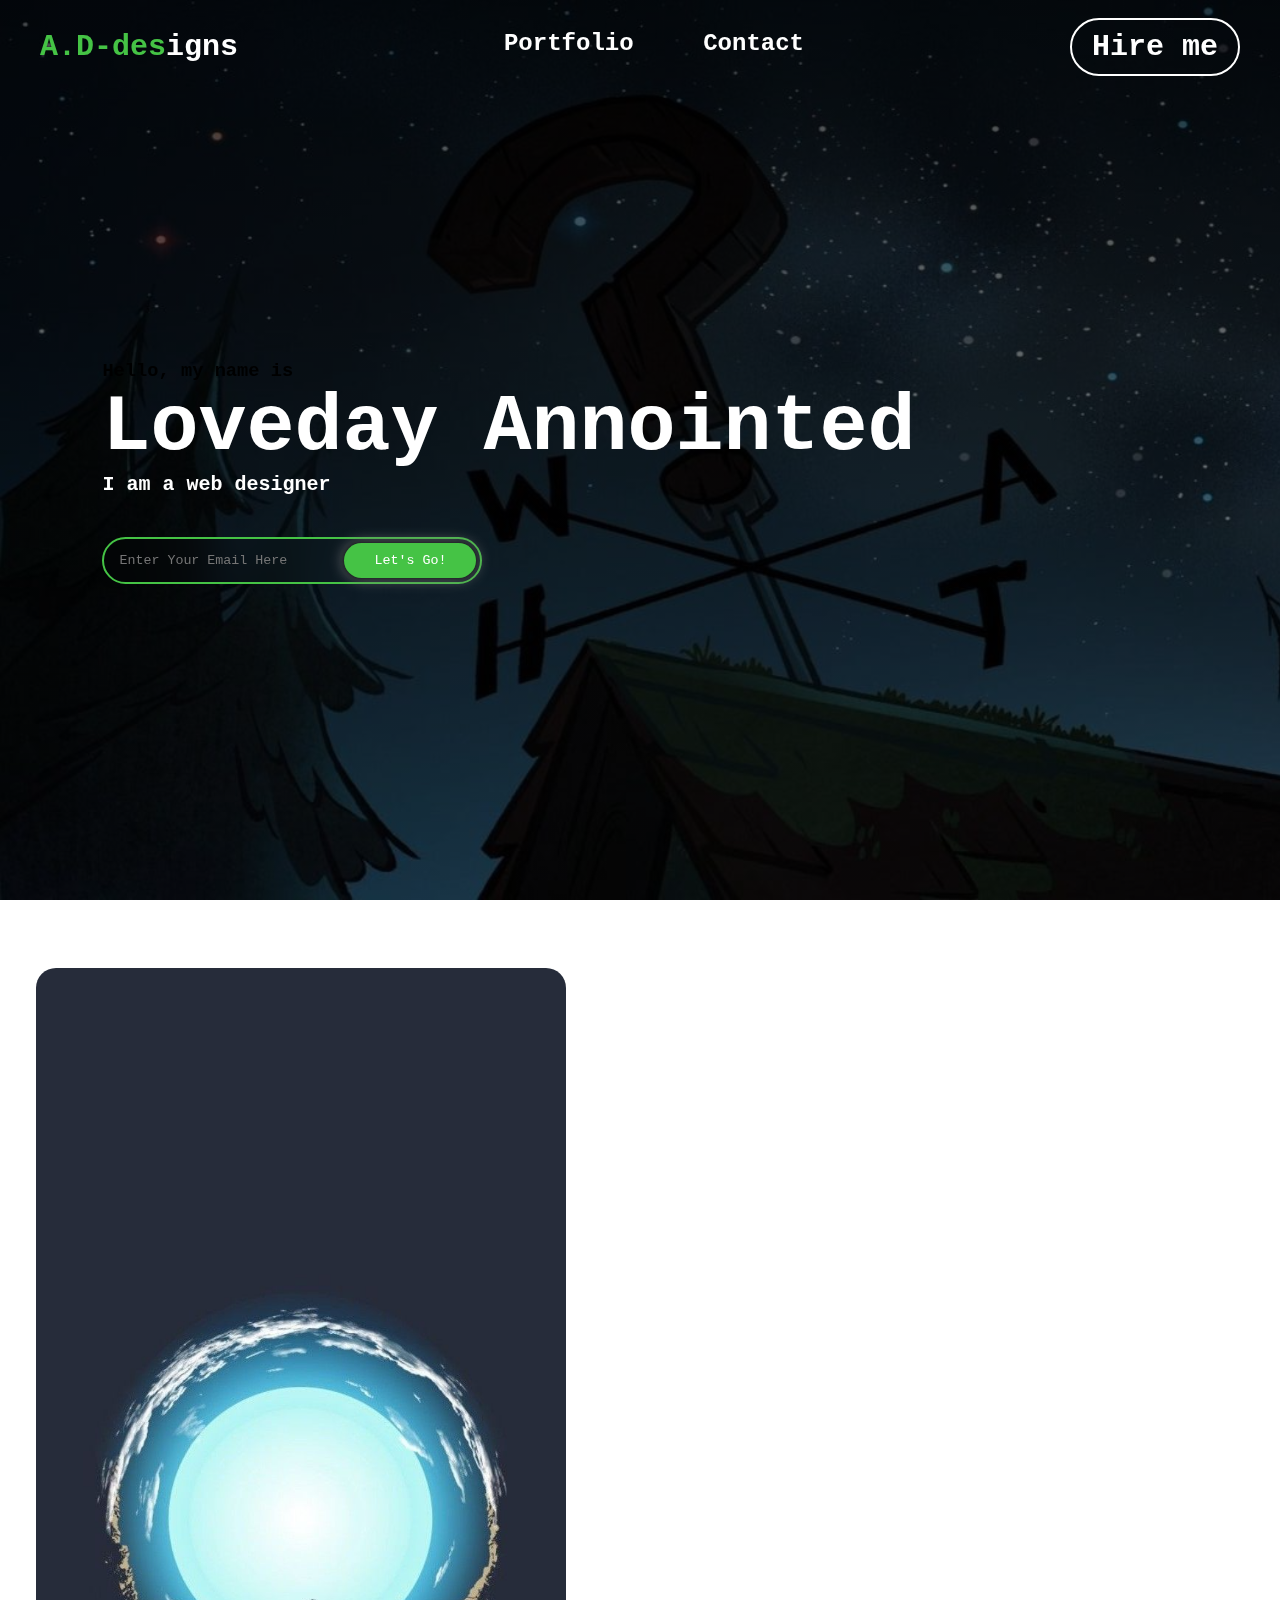
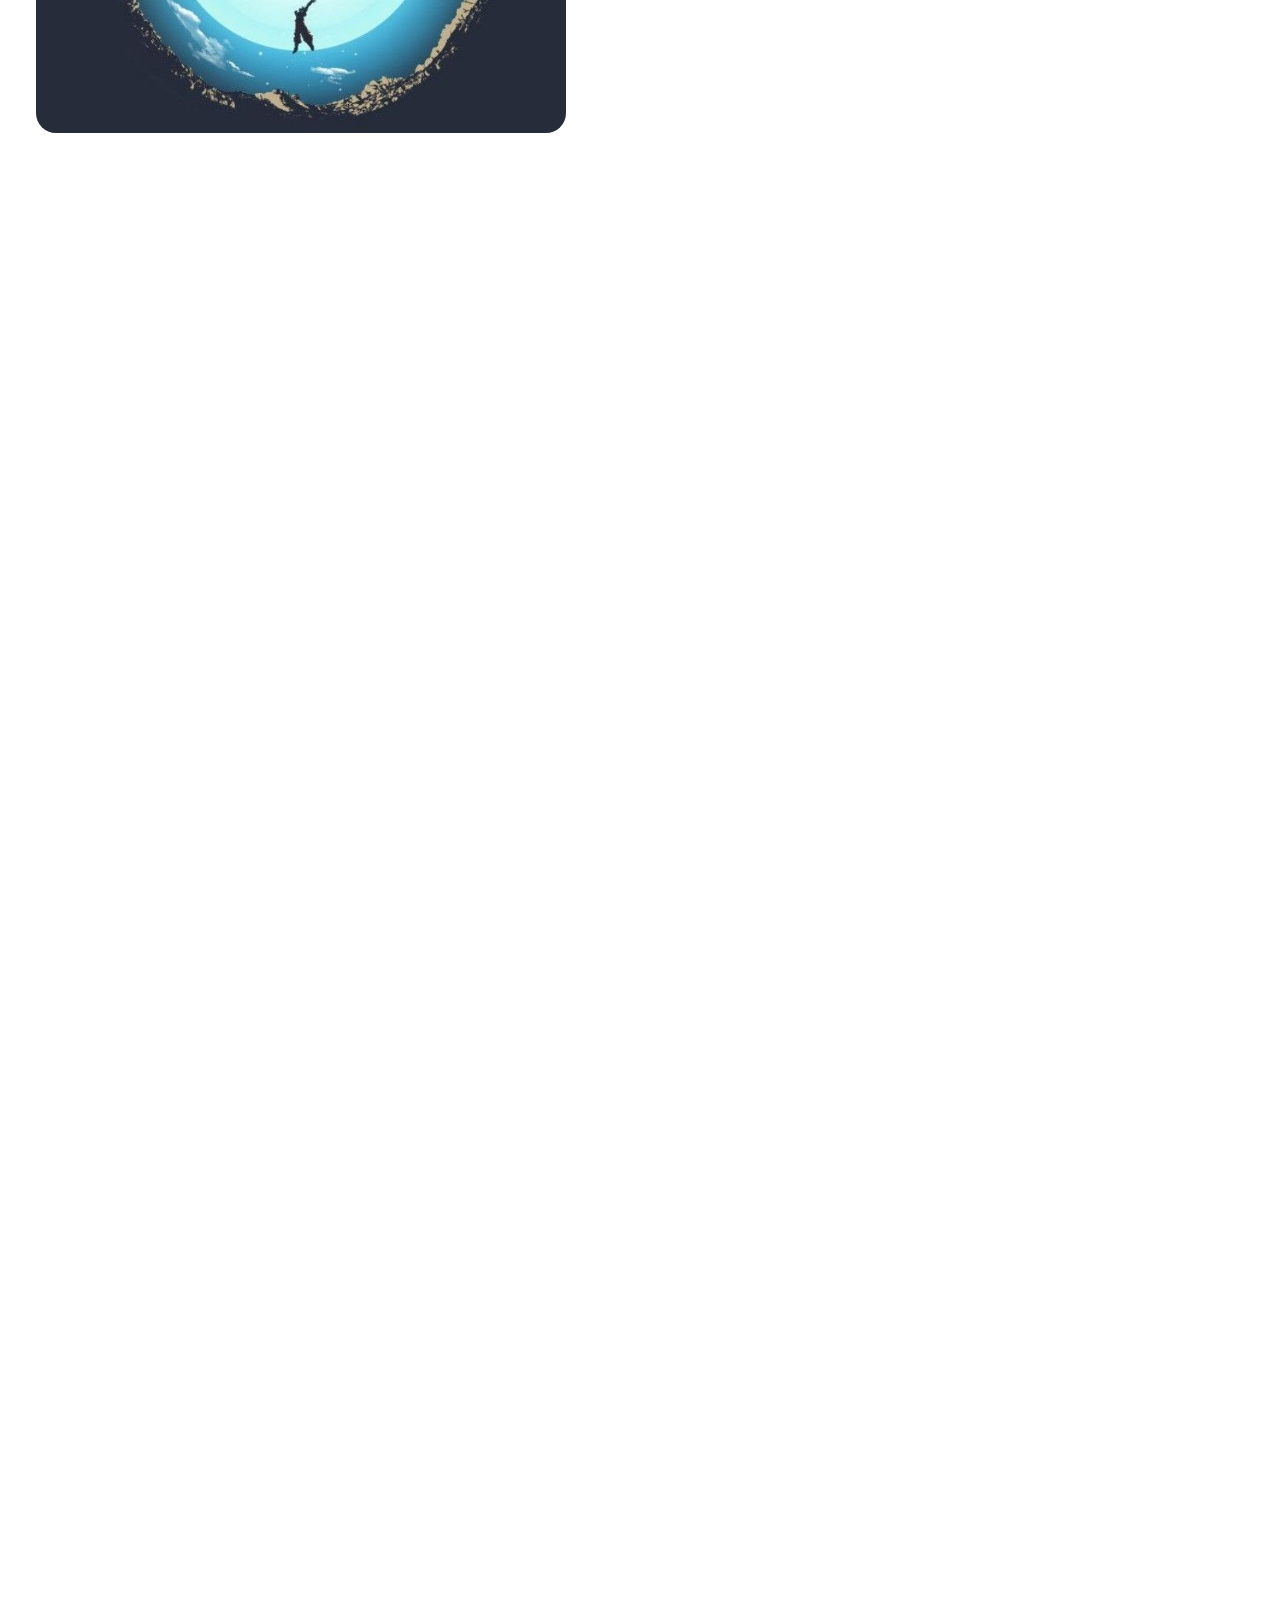
<file: curve.html>
<!DOCTYPE html>
<html>
<head>
	<meta charset="utf-8">
	<meta name="viewport" content="width=device-width, initial-scale=1">
	<title>curves</title>
	<link rel="stylesheet" type="text/css" href="style.css">
</head>
<style type="text/css"></style>
<body>
	<div class="container">
		<div class="navbar">
			<div class="logo">
				<a href="">A.D-des<span class="white-sep">igns</span></a>
			</div>
			<div class="nav-items">
				<a href="portfolio.html">Portfolio</a>
				<a href="">Contact</a>
			</div>
			<div class="cta-btn">
				<a href="">Hire me</a>
			</div>
		</div>
		<div class="text">
			<h3>Hello, my name is</h3>
			<h1><span class="white-sep">Loveday annointed<span></h1>
			<h4>I am a web designer</h4>
			<div class="newsletter">
				<form>
					<input type="email" name="email" id="mail" placeholder="Enter Your Email Here" class="email">
					<input type="submit" name="submit" value="Let's Go!">
				</form>
			</div>
		</div>
	</div>

	<div class="container1">
		<div class="aboutarea">
			<div class="pic"></div>
			<div class="textarea">
				<h1>about me</h1>
				<h3>Lorem ipsum dolor sit amet, consectetur adipisicing elit, sed do eiusmod
				tempor incididunt ut labore et dolore magna aliqua. Ut enim ad minim veniam,
				quis nostrud exercitation ullamco laboris nisi ut aliquip ex ea commodo
				consequat. Duis aute irure dolor in reprehenderit in voluptate velit esse
				cillum dolore eu fugiat nulla pariatur. Excepteur sint occaecat cupidatat non
				proident, sunt in culpa qui officia deserunt mollit anim id est laborum.</h3>
			</div>
		</div>
	</div>

	<div class="container2">
		<div class="cards">
			<div class="card 1">
				<div class="textsesh">
				<div class="svg">
					<h1>1</h1>
				</div>
				<h1 class="title">
					accountablilty
				</h1>
				<p class="word">Lorem ipsum dolor sit amet, consectetur adipisicing elit, sed do eiusmod
				tempor incididunt ut labore et dolore magna aliqua. Ut enim ad minim veniam.</p>
				</div>
			</div>
			<div class="card 2">
				<div class="textsesh">
				<div class="svg">
					<h1>2</h1>
				</div>
				<h1 class="title">
					speed
				</h1>
				<p class="word">Lorem ipsum dolor sit amet consectetur adipisicing elit, sed do eiusmod
				tempor incididunt ut labore et dolore magna aliqua. Ut enim ad minim veniam.</p>
				</div>
			</div>
			<div class="card 3">
				<div class="textsesh">
				<div class="svg">
					<h1>3</h1>
				</div>
				<h1 class="title">
					reliability
				</h1>
				<p class="word">Lorem ipsum dolor sit amet, consectetur adipisicing elit, sed do eiusmod
				tempor incididunt ut labore et dolore magna aliqua. Ut enim ad minim veniam.</p>
				</div>
			</div>
		</div>
	</div>

	<div class="container3">
		<div class="aboutarea">
			<div class="form">
			</div>
			<div class="coner">
				<h1>Talk to me!</h1>
				<h3>One of the many major things i believe in is hearing from the people i work with. This is why i want to hear from you, hear your thoughts, and most importantly, get your approval so yes, hire me.</h3>
			</div>
		</div>
	</div>
</body>
</html>
</file>
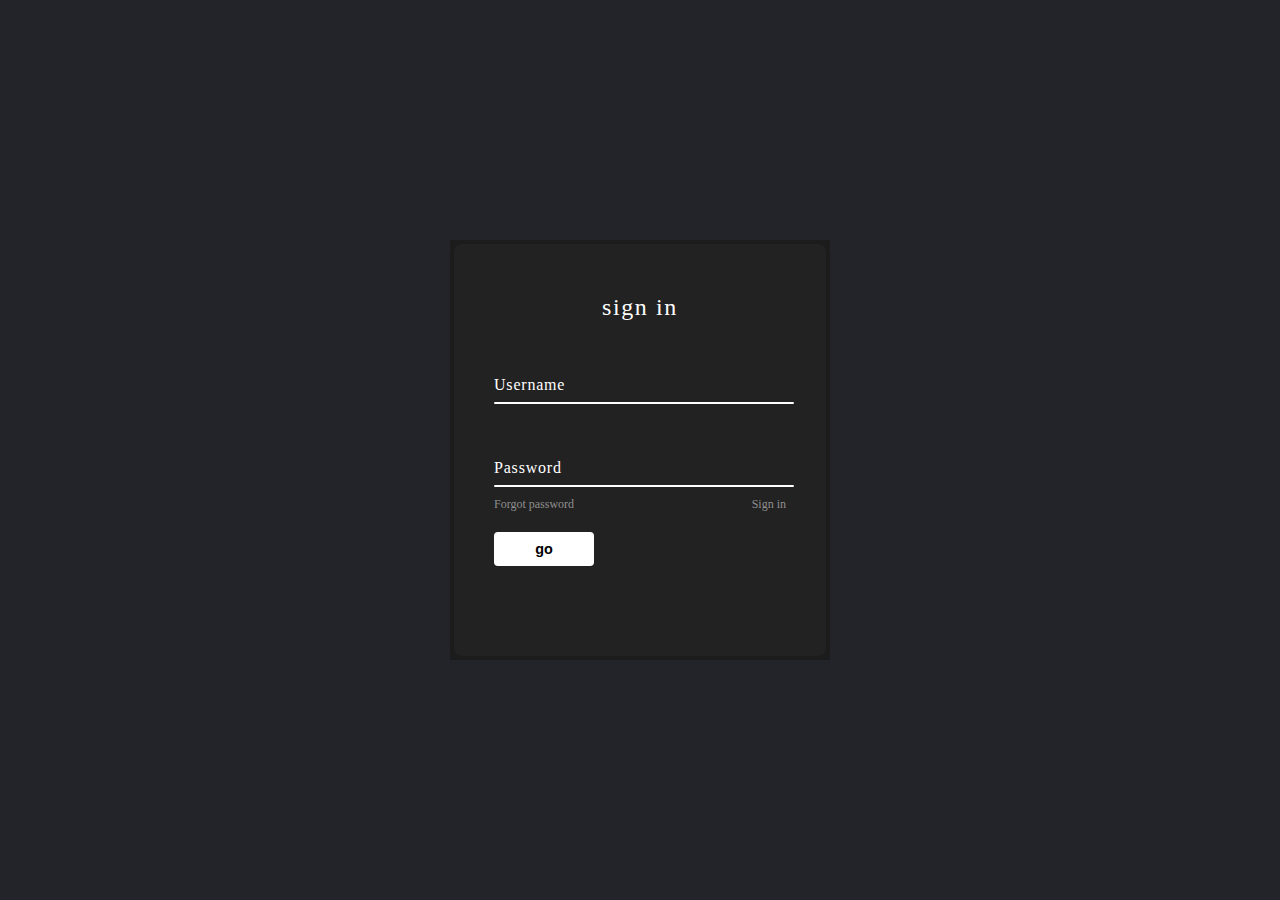
<file: form.html>
<!DOCTYPE html>
<html>
<head>
	<meta charset="utf-8">
	<meta name="viewport" content="width=device-width, initial-scale=1">
	<title></title>
</head>
<style type="text/css">
	*{
		margin: 0;
		padding: 0;
		box-sizing: border-box;
	}

	body{
		display: flex;
		justify-content: center;
		align-items: center;
		min-height: 100vh;
		background: #23242a;
	}

	.box{
		position: relative;
		width: 380px;
		height: 420px;
		background: #1c1c1c;
		border: 180px;
	}

	.box form{
		position: absolute;
		inset: 4px;
		background: #222;
		padding: 50px 40px;
		border-radius: 8px;
		z-index: 2;
		display: flex;
		flex-direction: column;
	}

	.box form h2{
		color: #fff;
		font-weight: 500;
		text-align: center;
		letter-spacing: 0.1rem;
	}

	.box form .inputBox{
		position: relative;
		width: 300px;
		margin-top: 35px;
	}

	.box form .inputBox input{
		position: relative;
		width: 100%;
		padding: 20px 10px 10px;
		background: transparent;
		outline: none;
		box-shadow: none;
		color: #222;
		font-size: 1rem;
		letter-spacing: 0.05rem;
		transition: 0.5s;
		z-index: 10;
		border: none;
	}

	.box form .inputBox span{
		position: absolute;
		left: 0;
		padding: 20px 0px 10px;
		pointer-events: none;
		color: #fff;
		font-size: 1em;
		letter-spacing: 0.05rem;
		transition: 0.5s;
	}

	.box form .inputBox input:valid ~ span, .box form .inputBox input:focus ~ span{
		color: #fff;
		font-size: 0.75rem;
		transform: translateY(-34px);
	}

	.box form .inputBox i{
		position: absolute;
		left: 0;
		bottom: 0;
		width: 100%;
		height: 2px;
		background: #fff;
		border-radius: 4px;
		overflow: hidden;
		transition: 0.5s;
		pointer-events: none;
	}

	.box form .inputBox input:valid ~ i, .box form .inputBox input:focus ~ i{
		height: 44px;
	}

	.box form .links{
		display: flex;
		justify-content: space-between;
	}

	.box form .links a{
		margin: 10px 0;
		font-size: 0.75rem;
		color: #8f8f8f;
		text-decoration: none;
	}

	.box form .links a:hover
	.box form .links a:nth-child(2){
		color: #fff;
	}

	.box form input[type="submit"]{
		border: none;
		outline: none;
		padding: 9px 25px;
		background: #fff;
		cursor: pointer;
		font-size: 0.9rem;
		border-radius: 4px;
		font-weight: 600;
		width: 100px;
		margin-top: 10px;
	}

	.box form input[type="submit"]:active{
		opacity: 0.8;
	}

</style>
<body>
<div class="box">
	<form>
		<h2>sign in</h2>
		<div class="inputBox">
			<input type="text" required="required">
			<span>Username</span>
			<i></i>
		</div>
		<div class="inputBox">
			<input type="password" required="required">
			<span>Password</span>
			<i></i>
		</div>
			<div class="links">
				<a href="">Forgot password</a>
				<a href="">Sign in</a>
			</div>
			<input type="submit" value="go">
		</div>
	</form>
</div>
</body>
</html>
</file>
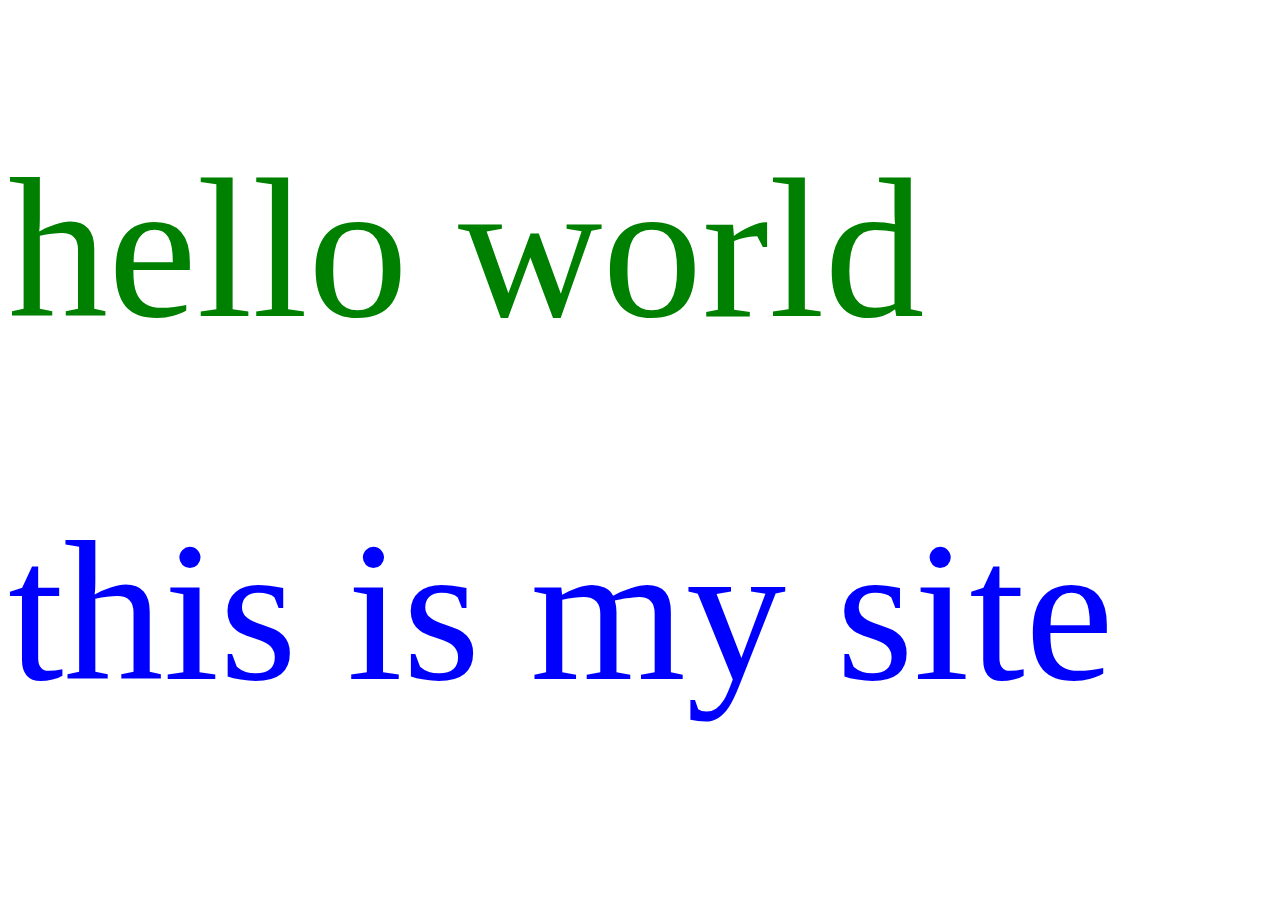
<file: pg.html>
<!DOCTYPE html>
<html>
	<head>
		<title>year one reception</title>
	</head>
	<link rel="stylesheet" type="text/css" href="pg.css">
	<body>
		<!--this is a html comment-->
		<h1>hello world</h1>
		<h1 class="h1" id="word">this is my site</h1>
	</body>
</html>
</file>
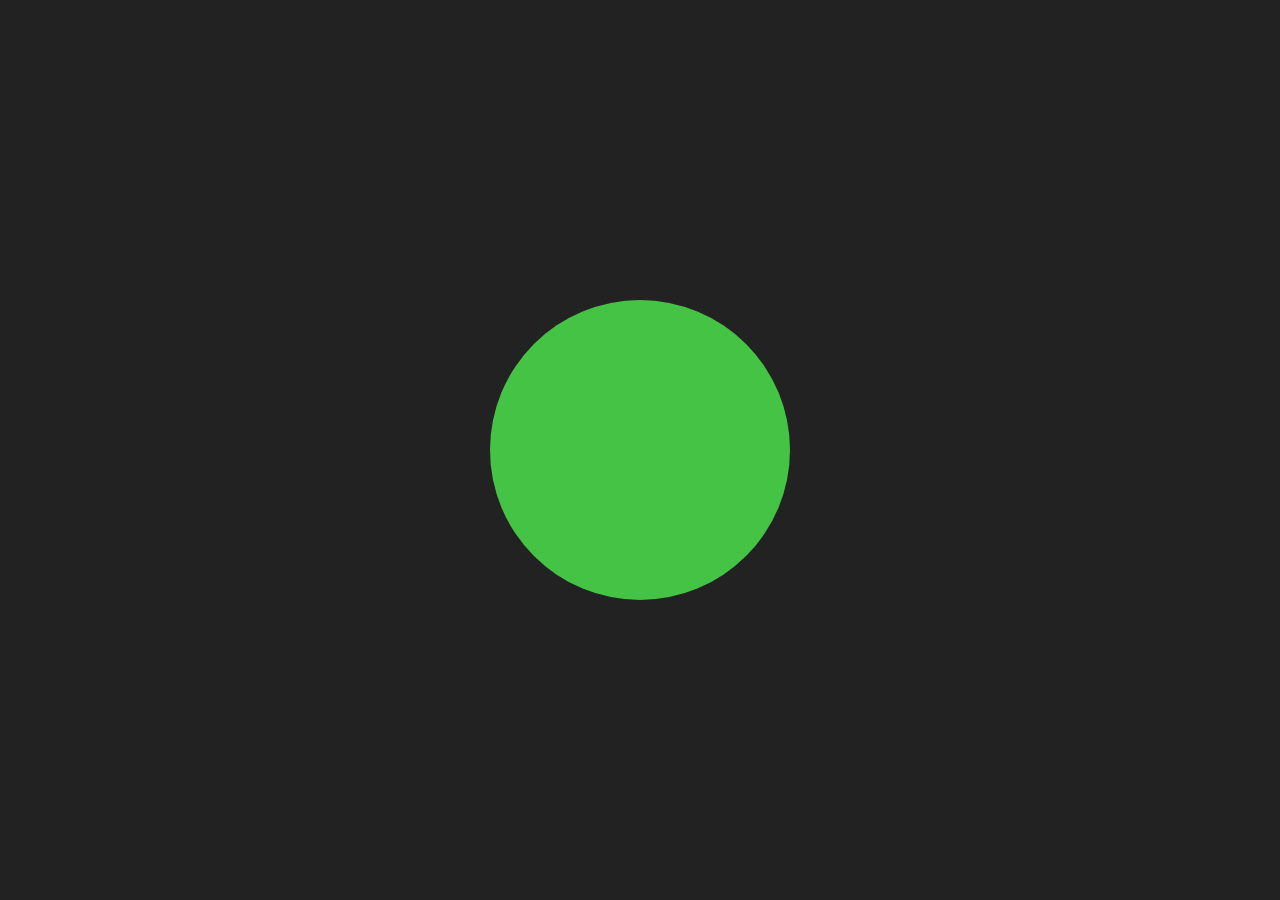
<file: start.html>
<!DOCTYPE html>
<html>
<head>
	<meta charset="utf-8">
	<meta name="viewport" content="width=device-width, initial-scale=1">
	<title></title>
</head>
<style type="text/css">

		*{
		padding: 0;
		margin: 0;
		box-sizing: border-box;
		font-family: cursive, monospace;
	}

	body{
		background: #222;
		display: flex;
		justify-content: center;
		align-items: center;
		min-height: 100vh;
	}

	.circle{
		height: 300px;
		width: 300px;
		background: #45c345;
		border-radius: 50%;
	}
</style>
<body>
	<div class="circle"></div>
</body>
</html>
</file>
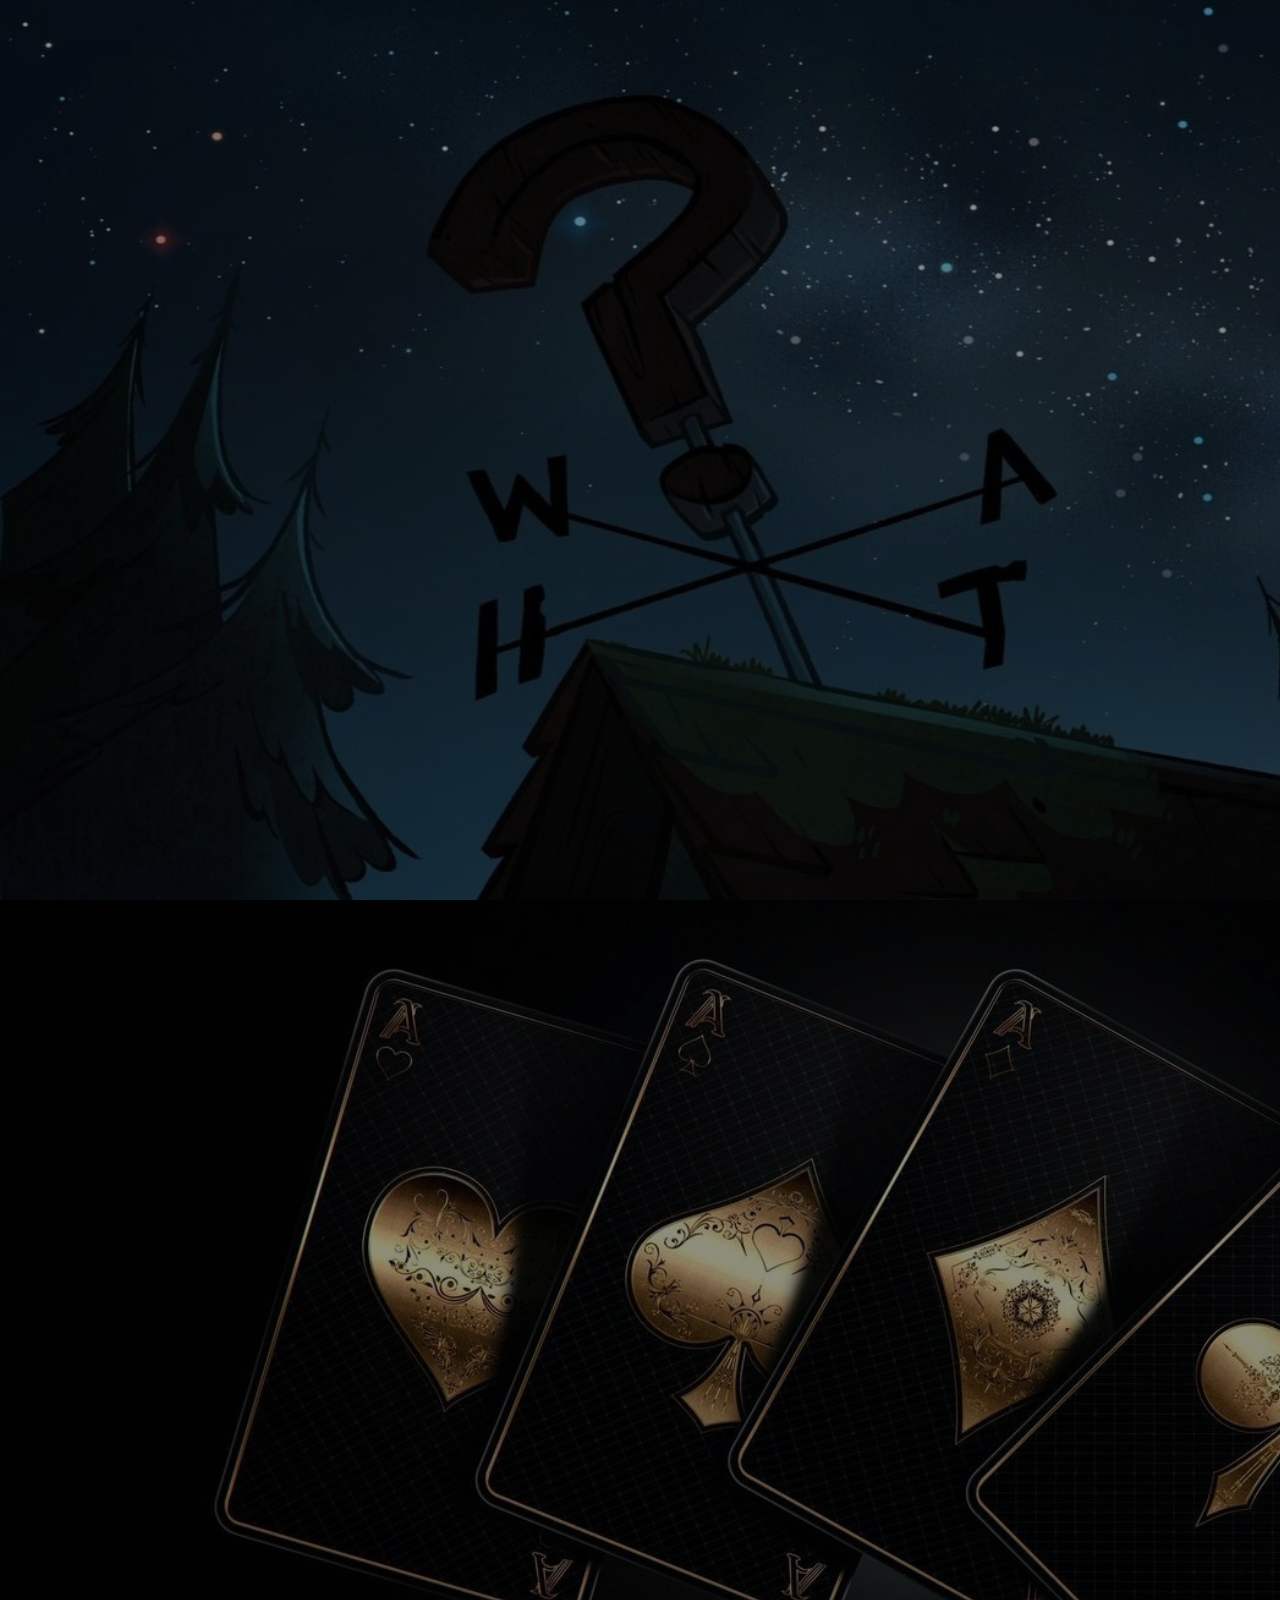
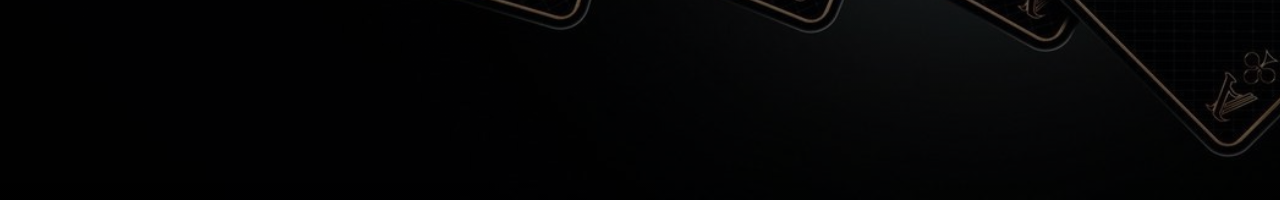
<file: tutorials.html>
<!DOCTYPE html>
<html>
<head>
	<meta charset="utf-8">
	<meta name="viewport" content="width=device-width, initial-scale=1">
	<title>Tuts</title>
</head>
<style type="text/css">
	*{
		padding: 0;
		margin: 0;
		box-sizing: border-box;
	}
	.home{
		width: 100vw;
		height: 100vh;
		background: linear-gradient(rgba(0,0,0,0.4), rgba(0,0,0,0.5)), url(pic2.jpg);
		background-size: cover;
		background-repeat: no-repeat;
	}

	.about{
		width: 100vw;
		height: 100vh;
		background: linear-gradient(rgba(0,0,0,0.4), rgba(0,0,0,0.5)), url(pic3.jpg);
		background-size: cover;
		background-repeat: no-repeat;
	}
</style>
<body>
	<div class="home">
		
	</div>

	<div class="about">
		
	</div>
</body>
</html>
</file>
<file: style.css>
*{
		padding: 0;
		margin: 0;
		box-sizing: border-box;
		font-family: cursive, monospace;
		scroll-behavior: smooth;
		scroll-snap-type: y mandatory;
		scroll-snap-align: start;
		scroll-snap-stop: always;
	}

	.container{
		height: 100vh;
		width: 100%;
		background: linear-gradient(rgba(0,0,0,0.7), rgba(0,0,0,0.4)), url(pic2.jpg);
		backdrop-filter: blur(30px);
		background-repeat: no-repeat;
		background-attachment: fixed;
		background-size: cover;
	}

	.navbar{
		display: flex;
		justify-content: space-between;
		padding: 30px 40px;
	}

	.logo a{
		font-size: 30px;
		color: #45c345;
		font-weight: bold;
		text-decoration: none;
	}

	.navbar .nav-items a{
		margin: 30px;
		font-size: 24px;
		color: white;
		font-weight: bold;
		text-decoration: none;
		text-transform: capitalize;
	}

	.nav-items a:hover{
		text-decoration: underline;
	}

	.cta-btn a{
		padding: 10px 20px;
		border: 2px solid white;
		border-radius: 30px;
		font-size: 30px;
		font-weight: bold;
		color: white;
		text-decoration: none;
		transition: ease .5s;
	}

	.cta-btn a:hover{
		background: white;
		color: black;
		transition: ease .5s;
		animation: beam linear 1s;
		box-shadow: 0 0 10px #000, 0 0 20px white;
	}

	.white-sep{
		color:  white;
	}

	.text{
		position: absolute;
		top: 40%;
		left: 8%;
	}


	.green{
		color: green;
	}
	}




	.text h3{
		font-weight: bolder;
		font-size: 30px;
		text-transform: capitalize;
		color: white;
	}
	.red-sep{
		color: red;
	}

	.text h1{
		font-weight: bold;
		font-size: 80px;
		text-transform: capitalize;
		color: red;
		word-spacing: -3px;
	}

	.text h4{
		font-size: 20px;
		font-weight: bold;
		color: white;
	}

	.button{
		margin-top: 30px;
	}

	.button a{
		padding: 10px 20px;
		border: 2px solid white;
		border-radius: 30px;
		font-size: 30px;
		font-weight: bold;
		color: white;
		text-decoration: none;
		transition: ease .5s;
	}

	.button a:hover{
		background: white;
		color: black;
		transition: ease .5s;
	}

	.newsletter{
		padding-top: 5%;
	}

	.newsletter form{
		width: 380px;
		max-width: 100%;
		position: relative;
		color: white;
	}

	.newsletter form input:first-child{
		display: inline-block;
		width: 100%;
		padding: 14px 130px 14px 15px;
		border-radius: 30px;
		background: transparent;
		border: 2px solid #45c345;
		backdrop-filter: blur(20px);
		outline: none;
	}

	.newsletter form input:last-child{
		position: absolute;
		display: inline-block;
		outline: none;
		border: none;
		padding: 10px 30px;
		border-radius: 30px;
		background: #45c345;
		color: white;
		cursor: pointer;
		box-shadow: 0 0 5px #000, 0 0 15px #858585;
		top: 6px;
		right: 6px;
	}

	.container1{
		height: 100vh;
		width: 100%;
		/*background: linear-gradient(to left, #45c345, #222);*/
		background: linear-gradient(rgba(0,0,0,0.7), rgba(0,0,0,0.5)), url(pic6.jpg);
		background-repeat: no-repeat;
		background-size: cover;
		background-attachment: fixed;
		display: flex;
		align-items: center;
		justify-content: center;
	}

	.aboutarea{
		height: 95vh;
		width: 95vw;
		display: flex;
		align-items: center;
		justify-content: space-around;
	}

	.pic{
		height: 85vh;
		width: 530px;
		border-radius: 20px;
		background: url(pic4.jpg);
		background-size: cover;
		transition: ease.5s;
		background-repeat: no-repeat;
	}

	.pic:hover{
		filter: grayscale(50%);
		transition: ease.5s;
	}

	.textarea{
		width: 55%;
	}

	.container2{
		height: 100vh;
		width: 100%;
		/*background: linear-gradient(to left, #45c345, #222);*/
		background: linear-gradient(rgba(0,0,0,0.8), rgba(0,0,0,0.5)), url(pic3.jpg);
		background-repeat: no-repeat;
		background-size: cover;
		background-attachment: fixed;
		display: flex;
		align-items: center;
		justify-content: center;
	}

	.cards{
		height: 95vh;
		width: 95vw;
		display: flex;
		justify-content: space-around;
		align-items: center;

	}

	.card{
		width: 465px;
		height: 565px;
		border-radius: 30px;
		backdrop-filter: blur(20px);
	}

	.card:hover{
		filter: grayscale(50%);
	}

	.textsesh{
		color: white;
		text-align: center;
	}

	.title{
		text-transform: capitalize;
		margin-bottom: 20px;
		padding: 40px 50px;
		font-weight: bold;
	}

	.word{
		padding: 10px 20px;
		color: white;
		font-size: 25px;
		line-height: 40px;
	}

	.textarea h1{
		padding-bottom: 3rem;
		font-size: 60px;
		color: white;
		text-transform: capitalize;
	}

	.textarea h3{
		color: white;
		line-height: 40px;
		font-size: 25px;
		backdrop-filter: blur(5px);
		border-radius: 20px;
		padding: 10px 20px;
	}

	.svg{
		padding: 40px 50px;
	}


	.container3{
		height: 100vh;
		width: 100%;
		background: linear-gradient(rgba(0,0,0,0.7), rgba(0,0,0,0.4)), url(pic5.jpg);
		backdrop-filter: blur(30px);
		background-repeat: no-repeat;
		background-attachment: fixed;
		background-size: cover;
	}
	

	.form{
		height: 80vh;
		width: 30vw;
		border-radius: 20px;
		backdrop-filter: blur(20px);
	}

	.coner{
		width: 40%;
	}


	.coner h1{
		padding-bottom: 3rem;
		font-size: 60px;
		color: white;
		text-transform: capitalize;
	}

	.coner h3{
		color: white;
		line-height: 40px;
		font-size: 25px;
	}

	.email{
		color: white;
	}
</file>
<file: pg.css>
h1{
	color: green;
	font-size: 200px;
	font-family: cursive;
	font-weight: 500;
}

.h1{
	color: red;
}

/*this code turns the text blue*/
#word{
	color: blue;
}
</file>
